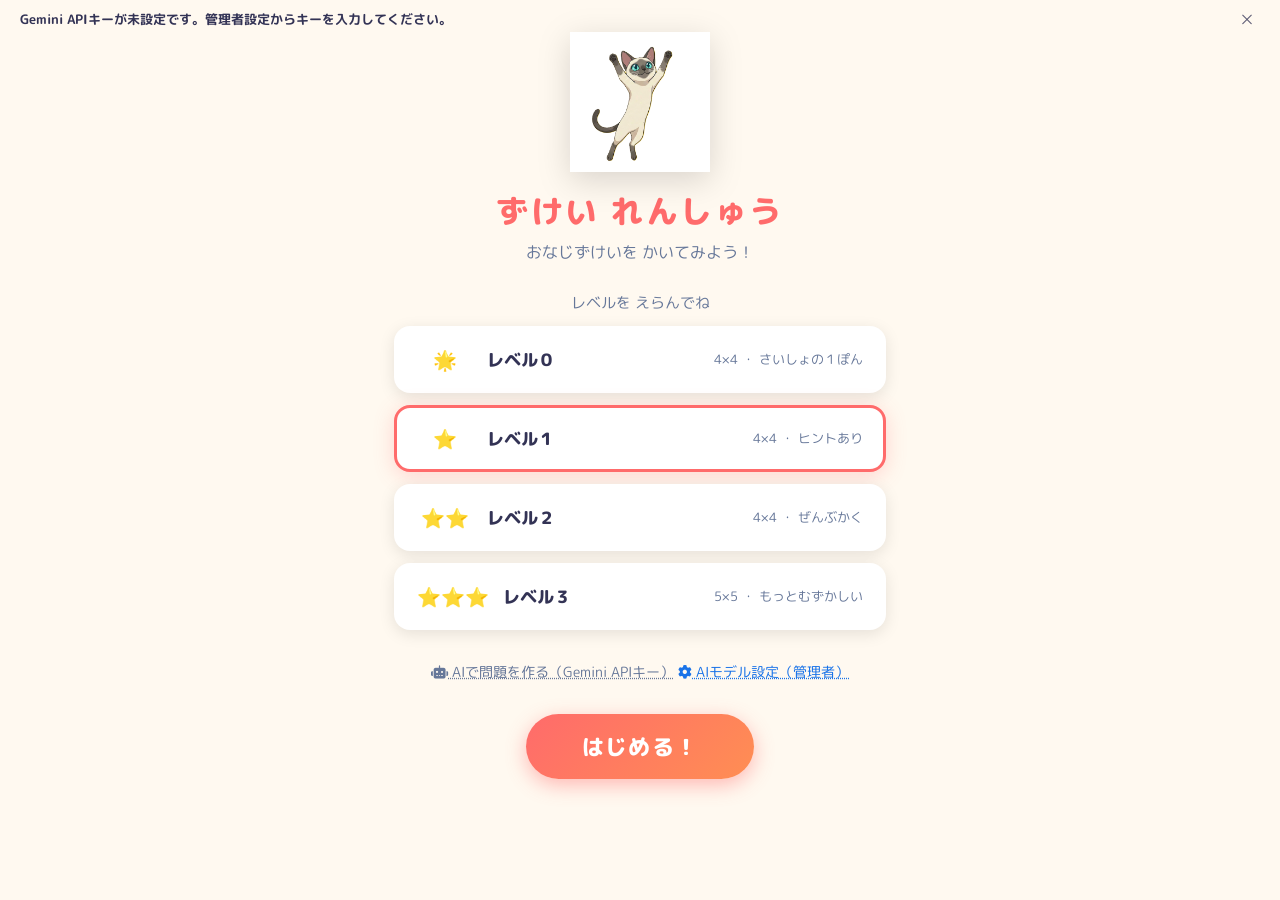
<file: index.html>
<!DOCTYPE html>
<html lang="ja">
<head>
  <meta charset="UTF-8" />
  <meta name="viewport" content="width=device-width, initial-scale=1.0" />
  <title>ずけい れんしゅう 🐱</title>
  <link rel="stylesheet" href="css/style.css" />
  <link href="https://fonts.googleapis.com/css2?family=Kosugi+Maru&family=M+PLUS+Rounded+1c:wght@400;700;800&display=swap" rel="stylesheet" />
  <link rel="stylesheet" href="https://cdn.jsdelivr.net/npm/@fortawesome/fontawesome-free@6.4.0/css/all.min.css" />
  <link rel="icon" href="data:,">
</head>
<body>

  <!-- エラー・通知バナー -->
  <div id="model-error-banner" class="model-error-banner hidden">
  <span id="model-error-banner-text"></span>
  <button id="model-error-banner-close" class="banner-close-btn" aria-label="閉じる">✕</button>
</div>

  <!-- ===== スタート画面 ===== -->
  <div id="screen-start" class="screen active">
    <div class="start-wrapper">
      <img src="images/cat-mascot.png" alt="ねこキャラクター" class="start-cat" />
      <h1 class="start-title">ずけい れんしゅう</h1>
      <p class="start-sub">おなじずけいを かいてみよう！</p>

      <div class="level-select">
        <p class="level-label">レベルを えらんでね</p>
        <div class="level-buttons">
          <button class="level-btn" data-level="0">
            <span class="lv-icon">🌟</span>
            <span class="lv-name">レベル０</span>
            <span class="lv-desc">4×4 ・ さいしょの１ぽん</span>
          </button>
          <button class="level-btn" data-level="1">
            <span class="lv-icon">⭐</span>
            <span class="lv-name">レベル１</span>
            <span class="lv-desc">4×4 ・ ヒントあり</span>
          </button>
          <button class="level-btn" data-level="2">
            <span class="lv-icon">⭐⭐</span>
            <span class="lv-name">レベル２</span>
            <span class="lv-desc">4×4 ・ ぜんぶかく</span>
          </button>
          <button class="level-btn" data-level="3">
            <span class="lv-icon">⭐⭐⭐</span>
            <span class="lv-name">レベル３</span>
            <span class="lv-desc">5×5 ・ もっとむずかしい</span>
          </button>
        </div>
      </div>

      <!-- Gemini API Key 入力 -->
      <div class="api-section">
        <button id="btn-toggle-api" class="btn-text-small">
          <i class="fa fa-robot"></i> AIで問題を作る（Gemini APIキー）
        </button>
        <div id="api-key-panel" class="hidden">
          <input id="input-api-key" type="password" placeholder="Gemini API Key を入力..." />
          <button id="btn-save-api" class="btn-small">保存</button>
          <p class="api-note">APIキーはブラウザ内にのみ保存されます</p>
        </div>
        <button id="btn-admin-model" class="btn-text-small admin-model-btn">
          <i class="fa fa-cog"></i> AIモデル設定（管理者）
        </button>
      </div>

      <!-- 差分3修正: disabled で開始、レベル選択後に有効化 -->
      <button id="btn-start" class="btn-start" disabled>はじめる！</button>
    </div>
  </div>

  <!-- ===== 問題画面 ===== -->
  <div id="screen-game" class="screen">
    <header class="game-header">
      <button id="btn-home" class="btn-icon"><i class="fa fa-home"></i></button>
      <div class="progress-area">
        <span id="progress-text">1 / 5もん</span>
        <div class="progress-bar-bg">
          <div id="progress-bar" class="progress-bar-fill" style="width:20%"></div>
        </div>
      </div>
      <div class="score-area"><span id="score-text">⭐ 0</span></div>
    </header>

    <main class="game-main">
      <div class="problem-row">
        <!-- 差分4修正: みほん -->
        <div class="panel">
          <p class="panel-label">みほん</p>
          <div class="grid-outer" id="grid-outer-model">
            <div class="col-header" id="col-header-model"></div>
            <div class="grid-body">
              <div class="row-header" id="row-header-model"></div>
              <div class="canvas-wrap">
                <canvas id="canvas-model"></canvas>
              </div>
            </div>
          </div>
        </div>
        <!-- 差分4修正: かいてみよう -->
        <div class="panel">
          <p class="panel-label">かいてみよう</p>
          <div class="grid-outer" id="grid-outer-answer">
            <div class="col-header" id="col-header-answer"></div>
            <div class="grid-body">
              <div class="row-header" id="row-header-answer"></div>
              <div class="canvas-wrap" id="answer-wrap">
                <canvas id="canvas-answer"></canvas>
                <canvas id="canvas-overlay"></canvas>
              </div>
            </div>
          </div>
        </div>
      </div>

      <!-- 差分6修正: ひらがなヒントメッセージ -->
      <p id="hint-msg" class="hint-msg hidden">
        のこり<span id="hint-remain"></span>ほんのせんをかこう！
      </p>

      <!-- 差分4修正: 旧版のボタンテキスト・ID を復元 -->
      <div class="action-row">
        <button id="btn-clear" class="btn-sub">
          <i class="fa fa-eraser"></i> ぜんぶけす
        </button>
        <button id="btn-check" class="btn-primary">
          <i class="fa fa-check"></i> こたえあわせ
        </button>
        <button id="btn-undo" class="btn-sub">
          <i class="fa fa-undo"></i> １つもどす
        </button>
      </div>
    </main>

    <!-- 差分7修正: フィードバックオーバーレイ構造を旧版に完全復元 -->
    <div id="feedback-overlay" class="feedback-overlay hidden">
      <div id="feedback-box" class="feedback-box">
        <!-- 不正解フィードバック -->
        <div id="feedback-wrong" class="hidden">
          <p class="fb-title wrong">もう すこし！</p>
          <p class="fb-desc">みどりせんが　ただしい　せんだよ</p>
          <canvas id="canvas-wrong"></canvas>
          <button id="btn-next-wrong" class="btn-primary mt16">
            つぎへ <i class="fa fa-arrow-right"></i>
          </button>
        </div>
        <!-- 正解フィードバック -->
        <div id="feedback-correct" class="hidden">
          <img src="images/gotit.png" alt="せいかい！" class="gotit-img" />
          <p class="fb-title correct" id="praise-text"></p>
          <button id="btn-next-correct" class="btn-primary mt16">
            つぎへ <i class="fa fa-arrow-right"></i>
          </button>
        </div>
      </div>
    </div>
  </div>

  <!-- ===== 結果画面 ===== -->
  <!-- 差分8修正: 旧版テキスト・構造を復元 -->
  <div id="screen-result" class="screen">
    <div class="result-wrapper">
      <img src="images/gotit.png" alt="おわり" class="result-cat" />
      <h2 class="result-title">おわったよ！</h2>
      <p class="result-score-label">せいかい</p>
      <p class="result-score"><span id="final-score">0</span> / 5もん</p>
      <p id="result-msg" class="result-msg"></p>
      <div class="result-buttons">
        <button id="btn-retry"       class="btn-primary"><i class="fa fa-redo"></i> もういちど</button>
        <button id="btn-result-home" class="btn-sub"><i class="fa fa-home"></i> ホームへ</button>
      </div>
    </div>
  </div>

  <!-- AI生成中スピナー -->
  <div id="loading-overlay" class="loading-overlay hidden">
    <div class="loading-box">
      <div class="spinner"></div>
      <p>AIが問題を作っています…</p>
    </div>
  </div>

  <script src="js/problems.js"></script>
  <script src="js/canvas.js"></script>
  <script src="js/gemini.js"></script>
  <script src="js/app.js"></script>
</body>
</html>
</file>
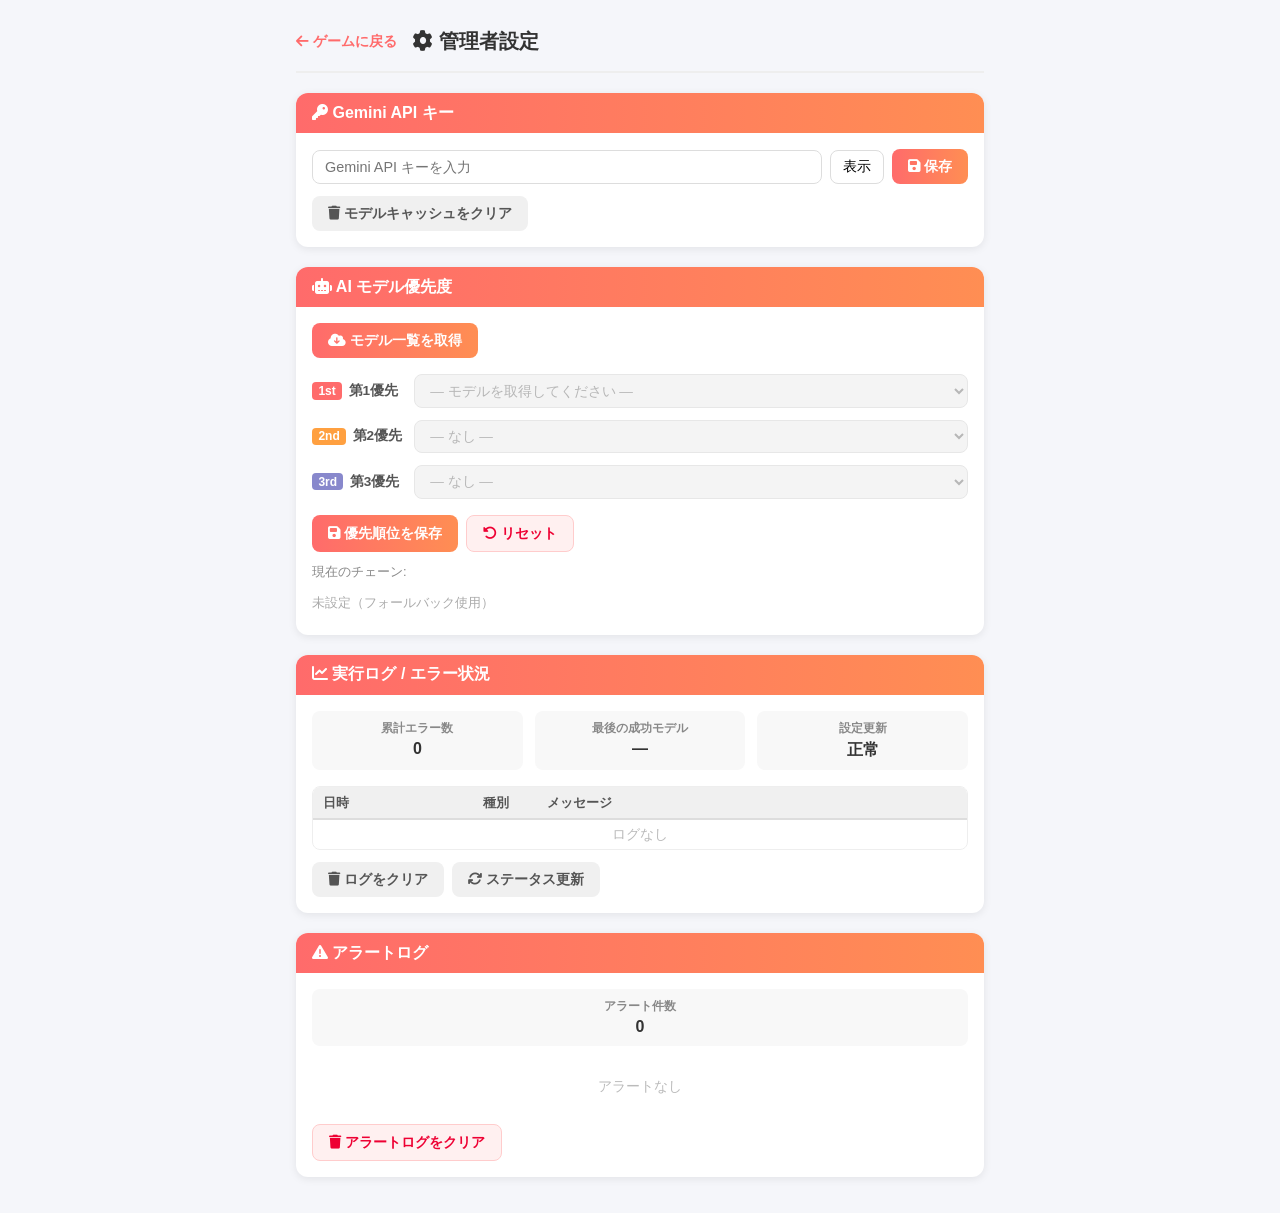
<file: admin.html>
<!DOCTYPE html>
<html lang="ja">
<head>
  <meta charset="UTF-8">
  <meta name="viewport" content="width=device-width, initial-scale=1.0">
  <title>管理者設定 — 線交差パズル</title>
  <link rel="stylesheet" href="css/style.css">
  <link rel="stylesheet" href="css/admin.css">
  <link rel="preconnect" href="https://fonts.googleapis.com">
  <link href="https://fonts.googleapis.com/css2?family=Nunito:wght@400;600;700;800&display=swap" rel="stylesheet">
  <link rel="stylesheet" href="https://cdnjs.cloudflare.com/ajax/libs/font-awesome/6.4.0/css/all.min.css">
</head>
<body class="admin-body">

  <div class="admin-page">

    <!-- ヘッダー -->
    <header class="admin-header">
      <a href="index.html" class="admin-back-link">
        <i class="fa-solid fa-arrow-left"></i> ゲームに戻る
      </a>
      <h1 class="admin-header-title">
        <i class="fa-solid fa-gear"></i> 管理者設定
      </h1>
    </header>

    <!-- §1. API キー -->
    <section class="admin-section">
      <h2 class="admin-section-title">
        <i class="fa-solid fa-key"></i> Gemini API キー
      </h2>
      <div class="admin-section-body">
        <div class="form-row">
          <input
            id="input-admin-apikey"
            type="password"
            placeholder="Gemini API キーを入力"
            class="admin-input"
            autocomplete="off"
          >
          <button id="btn-admin-apikey-show" class="admin-btn-icon">表示</button>
          <button id="btn-admin-apikey-save" class="admin-btn-primary">
            <i class="fa-solid fa-floppy-disk"></i> 保存
          </button>
        </div>
        <div id="apikey-status" class="admin-status-msg" style="display:none;"></div>
        <div class="form-row" style="margin-top:0.75rem;">
          <button id="btn-clear-cache" class="admin-btn-secondary">
            <i class="fa-solid fa-trash"></i> モデルキャッシュをクリア
          </button>
        </div>
      </div>
    </section>

    <!-- §2. AI モデル優先度 -->
    <section class="admin-section">
      <h2 class="admin-section-title">
        <i class="fa-solid fa-robot"></i> AI モデル優先度
      </h2>
      <div class="admin-section-body">

        <button id="btn-fetch-models" class="admin-btn-primary">
          <i class="fa-solid fa-cloud-arrow-down"></i> モデル一覧を取得
        </button>
        <div id="model-status" class="admin-status-msg" style="display:none;"></div>

        <div class="priority-grid">
          <!-- 第1優先 -->
          <div class="priority-item">
            <label class="priority-label">
              <span class="priority-badge p1">1st</span> 第1優先
            </label>
            <select id="select-model-1" class="admin-select" disabled>
              <option value="">— モデルを取得してください —</option>
            </select>
          </div>
          <!-- 第2優先 -->
          <div class="priority-item">
            <label class="priority-label">
              <span class="priority-badge p2">2nd</span> 第2優先
            </label>
            <select id="select-model-2" class="admin-select" disabled>
              <option value="">— なし —</option>
            </select>
          </div>
          <!-- 第3優先 -->
          <div class="priority-item">
            <label class="priority-label">
              <span class="priority-badge p3">3rd</span> 第3優先
            </label>
            <select id="select-model-3" class="admin-select" disabled>
              <option value="">— なし —</option>
            </select>
          </div>
        </div>

        <!-- ERR-3 修正: save-row を select の外に配置し、ボタンIDを正確に設定 -->
        <div class="save-row">
          <button id="btn-save-chain" class="admin-btn-primary">
            <i class="fa-solid fa-floppy-disk"></i> 優先順位を保存
          </button>
          <button id="btn-clear-chain" class="admin-btn-danger">
            <i class="fa-solid fa-rotate-left"></i> リセット
          </button>
        </div>

        <div class="current-chain-wrap">
          <p class="current-chain-label">現在のチェーン:</p>
          <div id="current-chain-display" class="current-chain-display">
            <span class="chain-empty">未設定（フォールバック使用）</span>
          </div>
        </div>

      </div>
    </section>

    <!-- §3. 実行ログ / エラー状況 -->
    <section class="admin-section">
      <h2 class="admin-section-title">
        <i class="fa-solid fa-chart-line"></i> 実行ログ / エラー状況
      </h2>
      <div class="admin-section-body">

        <!-- ステータスカード -->
        <div class="status-card-grid">
          <div class="status-card">
            <div class="status-card-label">累計エラー数</div>
            <div id="status-error-count" class="status-card-value">0</div>
          </div>
          <div class="status-card">
            <div class="status-card-label">最後の成功モデル</div>
            <div id="status-last-model" class="status-card-value">—</div>
          </div>
          <div class="status-card">
            <div class="status-card-label">設定更新</div>
            <div id="status-needs-update" class="status-card-value">正常</div>
          </div>
        </div>

        <!-- 直近エラー -->
        <div id="status-last-error" class="recent-error-box" style="display:none;"></div>

        <!-- ERR-4 修正: ログリストを table 形式に変更 -->
        <div class="log-table-wrap">
          <table class="log-table">
            <thead>
              <tr>
                <th class="log-th-ts">日時</th>
                <th class="log-th-level">種別</th>
                <th class="log-th-msg">メッセージ</th>
              </tr>
            </thead>
            <tbody id="admin-log-list">
              <tr><td colspan="3" class="log-empty">ログなし</td></tr>
            </tbody>
          </table>
        </div>

        <div class="log-actions">
          <button id="btn-clear-log" class="admin-btn-secondary">
            <i class="fa-solid fa-trash"></i> ログをクリア
          </button>
          <button id="btn-refresh-status" class="admin-btn-secondary">
            <i class="fa-solid fa-arrows-rotate"></i> ステータス更新
          </button>
        </div>

      </div>
    </section>

    <!-- §4. アラートログ -->
    <section class="admin-section">
      <h2 class="admin-section-title">
        <i class="fa-solid fa-triangle-exclamation"></i> アラートログ
      </h2>
      <div class="admin-section-body">

        <div class="status-card-grid">
          <div class="status-card">
            <div class="status-card-label">アラート件数</div>
            <div id="alert-count" class="status-card-value">0</div>
          </div>
        </div>

        <ul id="alert-log-list" class="alert-log-list">
          <li class="log-empty">アラートなし</li>
        </ul>

        <div class="log-actions">
          <button id="btn-clear-alert-log" class="admin-btn-danger">
            <i class="fa-solid fa-trash"></i> アラートログをクリア
          </button>
        </div>

      </div>
    </section>

  </div><!-- /.admin-page -->

  <script src="js/gemini.js"></script>
  <script src="js/admin.js"></script>
</body>
</html>
</file>
<file: css/style.css>
/* ========================================
   ずけい れんしゅう — Global Styles
   ======================================== */
*, *::before, *::after { box-sizing: border-box; margin: 0; padding: 0; }

:root {
  --primary:   #FF6B6B;
  --primary2:  #FF8E53;
  --correct:   #4CAF50;
  --wrong:     #FF5252;
  --bg:        #FFF9F0;
  --panel-bg:  #FFFFFF;
  --dot-color: #AACCEE;
  --line-color:#1A73E8;
  --hint-line: #BDD7FB;
  --grid-line: #DDE8F5;
  --text-main: #333355;
  --text-sub:  #667799;
  --shadow:    0 4px 16px rgba(0,0,0,.10);
  --radius:    16px;
  --font:      'M PLUS Rounded 1c', 'Kosugi Maru', sans-serif;
  --header-size: 56px;
}

html {
  height: 100%;
  font-family: var(--font);
  background: var(--bg);
  color: var(--text-main);
}

body {
  min-height: 100%;
  font-family: var(--font);
  background: var(--bg);
  color: var(--text-main);
}

/* ===== Screen management ===== */
.screen { display: none; width: 100%; min-height: 100vh; overflow-y: auto; }
.screen.active {
  display: flex;
  flex-direction: column;
  align-items: center;
  justify-content: flex-start;
}

/* ===== Buttons ===== */
button {
  cursor: pointer;
  font-family: var(--font);
  border: none;
  outline: none;
  transition: transform .1s, box-shadow .1s;
}
button:active { transform: scale(.95); }

.btn-start {
  margin-top: 28px;
  padding: 16px 56px;
  font-size: 1.4rem;
  font-weight: 800;
  color: #fff;
  background: linear-gradient(135deg, var(--primary), var(--primary2));
  border-radius: 50px;
  box-shadow: 0 6px 20px rgba(255,107,107,.45);
  letter-spacing: .05em;
}
.btn-start:disabled { opacity: .4; pointer-events: none; }
.btn-start:hover:not(:disabled) {
  box-shadow: 0 8px 28px rgba(255,107,107,.55);
  transform: translateY(-2px);
}

.btn-primary {
  padding: 0.55em 1.6em;
  font-size: 1.65rem;
  font-weight: 700;
  color: #fff;
  background: linear-gradient(135deg, var(--primary), var(--primary2));
  border-radius: 50px;
  box-shadow: 0 4px 12px rgba(255,107,107,.4);
  white-space: nowrap;
}
.btn-primary:hover { transform: translateY(-1px); }

.btn-sub {
  padding: 0.5em 1.4em;
  font-size: 1.5rem;
  font-weight: 700;
  color: var(--text-main);
  background: #EEF3FB;
  border-radius: 50px;
  box-shadow: 0 2px 8px rgba(0,0,0,.08);
  white-space: nowrap;
}
.btn-sub:hover { background: #DDE8F5; }

.btn-icon {
  width: 40px; height: 40px;
  border-radius: 50%;
  background: #EEF3FB;
  display: flex; align-items: center; justify-content: center;
  font-size: 1rem;
  color: var(--text-sub);
  flex-shrink: 0;
}

.btn-text-small {
  background: none;
  color: var(--text-sub);
  font-size: .85rem;
  text-decoration: underline dotted;
  padding: 4px 0;
  margin-top: 8px;
}

.btn-small {
  padding: 6px 16px;
  font-size: .85rem;
  font-weight: 700;
  color: #fff;
  background: var(--primary);
  border-radius: 20px;
}

/* ===== START SCREEN ===== */
.start-wrapper {
  display: flex;
  flex-direction: column;
  align-items: center;
  padding: 32px 24px 48px;
  max-width: 540px;
  width: 100%;
}

.start-cat {
  width: 140px; height: 140px;
  object-fit: contain;
  animation: bounce 2s infinite ease-in-out;
  filter: drop-shadow(0 8px 16px rgba(0,0,0,.15));
}

@keyframes bounce {
  0%, 100% { transform: translateY(0); }
  50%       { transform: translateY(-12px); }
}

.start-title {
  font-size: 2rem;
  font-weight: 800;
  margin-top: 16px;
  color: var(--primary);
  letter-spacing: .08em;
}
.start-sub { font-size: 1rem; color: var(--text-sub); margin-top: 6px; }

.level-select { width: 100%; margin-top: 28px; }
.level-label  { font-size: .95rem; color: var(--text-sub); margin-bottom: 12px; text-align: center; }
.level-buttons { display: flex; flex-direction: column; gap: 12px; }

.level-btn {
  display: flex;
  align-items: center;
  gap: 14px;
  padding: 16px 20px;
  background: var(--panel-bg);
  border-radius: var(--radius);
  box-shadow: var(--shadow);
  border: 3px solid transparent;
  transition: border-color .2s, box-shadow .2s;
  text-align: left;
  width: 100%;
}
.level-btn.selected,
.level-btn:hover {
  border-color: var(--primary);
  box-shadow: 0 4px 20px rgba(255,107,107,.25);
}

.lv-icon { font-size: 1.2rem; min-width: 56px; text-align: center; }
.lv-name { font-size: 1.05rem; font-weight: 800; color: var(--text-main); flex: 1; }
.lv-desc { font-size: .8rem; color: var(--text-sub); white-space: nowrap; }

/* ===== API Key ===== */
.api-section { width: 100%; margin-top: 20px; text-align: center; }
#api-key-panel {
  display: flex;
  flex-wrap: wrap;
  gap: 8px;
  align-items: center;
  justify-content: center;
  margin-top: 8px;
  padding: 12px 16px;
  background: var(--panel-bg);
  border-radius: var(--radius);
  box-shadow: var(--shadow);
}
#input-api-key {
  flex: 1 1 200px;
  padding: 8px 12px;
  border: 2px solid #DDE8F5;
  border-radius: 24px;
  font-size: .9rem;
  font-family: var(--font);
  outline: none;
  min-width: 0;
}
#input-api-key:focus { border-color: var(--primary); }
.api-note { width: 100%; font-size: .75rem; color: var(--text-sub); margin-top: 4px; }

.admin-model-btn { color: #1A73E8; margin-top: 6px; }

/* ===== GAME SCREEN ===== */
#screen-game { overflow-y: auto; }

.game-header {
  width: 100%;
  display: flex;
  align-items: center;
  gap: 12px;
  padding: 10px 16px;
  background: var(--panel-bg);
  border-bottom: 2px solid #EEF3FB;
  position: sticky;
  top: 0;
  z-index: 10;
  align-self: stretch;
}

.progress-area { flex: 1; display: flex; flex-direction: column; gap: 4px; min-width: 0; }
#progress-text { font-size: .85rem; font-weight: 700; color: var(--text-sub); }
.progress-bar-bg { width: 100%; height: 8px; background: #DDE8F5; border-radius: 8px; overflow: hidden; }
.progress-bar-fill {
  height: 100%;
  background: linear-gradient(90deg, var(--primary), var(--primary2));
  border-radius: 8px;
  transition: width .4s ease;
}
.score-area { font-size: 1rem; font-weight: 800; color: var(--primary); white-space: nowrap; }

.game-main {
  width: 100%;
  max-width: 1000px;
  display: flex;
  flex-direction: column;
  align-items: center;
  padding: 12px 16px 32px;
  gap: 16px;
  flex: 1;
}

.problem-row { display: flex; gap: 24px; width: 100%; justify-content: center; }
.panel { display: flex; flex-direction: column; align-items: center; gap: 6px; flex: 1 1 0; min-width: 0; }
.panel-label { font-size: 1.1rem; font-weight: 800; color: var(--text-sub); letter-spacing: .05em; }

/* グリッドヘッダー */
.grid-outer { display: flex; flex-direction: column; width: 100%; align-items: flex-start; }
.col-header { display: flex; padding-left: var(--header-size); width: 100%; margin-bottom: 2px; }
.col-header-cell {
  flex: 1;
  text-align: center;
  font-size: 1.4rem;
  font-weight: 800;
  color: #5588CC;
  line-height: var(--header-size);
}
.grid-body { display: flex; flex-direction: row; width: 100%; align-items: flex-start; }
.row-header { display: flex; flex-direction: column; width: var(--header-size); flex-shrink: 0; }
.row-header-cell { flex: 1; display: flex; align-items: center; justify-content: center; font-size: 1.8rem; line-height: 1; }

.canvas-wrap {
  position: relative;
  background: var(--panel-bg);
  border-radius: var(--radius);
  box-shadow: var(--shadow);
  overflow: hidden;
  border: 3px solid #DDE8F5;
  flex: 1 1 0;
  min-width: 0;
  aspect-ratio: 1 / 1;
}
.canvas-wrap canvas {
  position: absolute;
  top: 0; left: 0;
  width: 100% !important;
  height: 100% !important;
}
#canvas-model   { z-index: 1; }
#canvas-answer  { z-index: 1; }
/* 差分7修正: pointer-events は JS(setupInteraction)で制御するためCSS側では設定しない */
#canvas-overlay { z-index: 2; cursor: crosshair; }

.hint-msg {
  font-size: 1.2rem;
  font-weight: 700;
  color: #1A73E8;
  background: #EAF2FF;
  padding: 10px 28px;
  border-radius: 20px;
  text-align: center;
  white-space: nowrap;
}

.action-row {
  display: flex;
  gap: 12px;
  align-items: center;
  flex-wrap: nowrap;
  justify-content: center;
  width: 100%;
  overflow-x: auto;
}
.action-row .btn-sub,
.action-row .btn-primary { flex: 0 0 auto; white-space: nowrap; }

/* ===== FEEDBACK OVERLAY ===== */
.feedback-overlay {
  position: fixed;
  inset: 0;
  background: rgba(0,0,0,.5);
  display: flex;
  align-items: center;
  justify-content: center;
  z-index: 100;
  padding: 16px;
  overflow-y: auto;
}
.feedback-box {
  background: var(--panel-bg);
  border-radius: 24px;
  padding: 28px 24px;
  max-width: 440px;
  width: 100%;
  text-align: center;
  box-shadow: 0 12px 40px rgba(0,0,0,.25);
  animation: popIn .3s cubic-bezier(.34,1.56,.64,1);
  max-height: 90vh;
  overflow-y: auto;
}
@keyframes popIn {
  from { transform: scale(.6); opacity: 0; }
  to   { transform: scale(1);  opacity: 1; }
}
.fb-title { font-size: 1.4rem; font-weight: 800; margin-bottom: 8px; }
.fb-title.wrong   { color: var(--wrong); }
.fb-title.correct { color: var(--correct); }
.fb-desc { font-size: .95rem; color: var(--text-sub); margin-bottom: 12px; }
#canvas-wrong {
  width: 100% !important; height: auto !important;
  border-radius: var(--radius);
  border: 2px solid #DDE8F5;
  display: block;
  max-width: 280px;
  margin: 0 auto 12px;
}
.gotit-img {
  width: 140px; height: 140px;
  object-fit: contain;
  animation: spinBounce .5s cubic-bezier(.34,1.56,.64,1);
  margin-bottom: 8px;
}
@keyframes spinBounce {
  from { transform: scale(.3) rotate(-30deg); opacity: 0; }
  to   { transform: scale(1)  rotate(0deg);  opacity: 1; }
}
.mt16 { margin-top: 16px; }

/* ===== RESULT SCREEN ===== */
.result-wrapper { display: flex; flex-direction: column; align-items: center; padding: 40px 24px 48px; max-width: 440px; width: 100%; }
.result-cat { width: 140px; height: 140px; object-fit: contain; animation: bounce 2s infinite; }
.result-title { font-size: 1.8rem; font-weight: 800; color: var(--primary); margin-top: 16px; }
.result-score-label { font-size: 1rem; color: var(--text-sub); margin-top: 20px; }
.result-score { font-size: 3rem; font-weight: 800; color: var(--text-main); margin-top: 4px; }
.result-msg { font-size: 1rem; color: var(--text-sub); margin-top: 12px; text-align: center; line-height: 1.7; }
.result-buttons { display: flex; gap: 16px; margin-top: 32px; flex-wrap: wrap; justify-content: center; }

/* ===== LOADING ===== */
.loading-overlay {
  position: fixed; inset: 0;
  background: rgba(255,249,240,.85);
  display: flex; align-items: center; justify-content: center;
  z-index: 200;
}
.loading-box { display: flex; flex-direction: column; align-items: center; gap: 16px; font-size: 1.1rem; color: var(--text-sub); font-weight: 700; }
.spinner { width: 48px; height: 48px; border: 5px solid #DDE8F5; border-top-color: var(--primary); border-radius: 50%; animation: spin .8s linear infinite; }
@keyframes spin { to { transform: rotate(360deg); } }

/* ===== Utility ===== */
.hidden { display: none !important; }

/* ===== エラー・通知バナー ===== */
.model-error-banner {
  position: fixed;
  top: 0; left: 0; right: 0;
  padding: 10px 20px;
  font-size: 13px;
  font-family: var(--font);
  font-weight: 700;
  text-align: center;
  cursor: pointer;
  z-index: 9999;
  transition: background .3s;
  line-height: 1.5;
}
.model-error-banner--error { background: #c62828; color: #fff; }
.model-error-banner--error:hover { background: #b71c1c; }
.model-error-banner--info  { background: #1565c0; color: #fff; }
.model-error-banner--info:hover { background: #0d47a1; }

.banner-close-btn {
  background : none;
  border     : none;
  color      : inherit;
  font-size  : 1.1rem;
  cursor     : pointer;
  margin-left: 0.75rem;
  padding    : 0 0.25rem;
  line-height: 1;
  opacity    : 0.8;
  flex-shrink: 0;
}
.banner-close-btn:hover {
  opacity: 1;
}
.model-error-banner {
  display    : flex;           /* ← textとボタンを横並びに */
  align-items: center;
  justify-content: space-between;
}


/* ===== Responsive — タブレット ===== */
@media (min-width: 601px) and (max-width: 900px) {
  :root { --header-size: 44px; }
  .problem-row { gap: 16px; }
  .action-row { gap: 10px; }
  .action-row .btn-sub     { font-size: 1.25rem; }
  .action-row .btn-primary { font-size: 1.35rem; }
}

/* ===== Responsive — スマートフォン ===== */
@media (max-width: 600px) {
  .start-cat   { width: 100px; height: 100px; }
  .start-title { font-size: 1.5rem; }
  .start-sub   { font-size: .9rem; }
  .btn-start   { font-size: 1.1rem; padding: 13px 36px; }
  .lv-desc     { display: none; }

  .problem-row { flex-direction: column; align-items: center; gap: 16px; }
  .panel       { width: 100%; max-width: 380px; }

  .game-header   { padding: 8px 12px; gap: 8px; }
  #progress-text { font-size: .75rem; }
  .score-area    { font-size: .9rem; }
  .game-main     { padding: 8px 8px 24px; gap: 10px; }

  :root { --header-size: 36px; }

  .action-row { gap: 6px; }
  .action-row .btn-sub     { font-size: 1rem;    padding: 0.5em 1em; }
  .action-row .btn-primary { font-size: 1.05rem; padding: 0.5em 1.1em; }

  .hint-msg    { font-size: 1rem; padding: 8px 16px; white-space: normal; }
  #canvas-wrong { max-width: 220px; }
  .gotit-img   { width: 110px; height: 110px; }
  .fb-title    { font-size: 1.2rem; }
  .feedback-box { padding: 20px 16px; }

  .result-cat   { width: 110px; height: 110px; }
  .result-title { font-size: 1.5rem; }
  .result-score { font-size: 2.4rem; }

  .model-error-banner { font-size: 11px; padding: 8px 12px; }
}

/* ===== 極小画面 ===== */
@media (max-width: 360px) {
  .start-title { font-size: 1.3rem; }
  :root { --header-size: 28px; }
  .action-row { gap: 4px; }
  .action-row .btn-sub     { font-size: .85rem; padding: 0.45em 0.8em; }
  .action-row .btn-primary { font-size: .9rem;  padding: 0.45em 0.9em; }
}
</file>
<file: css/admin.css>
/* ============================================================
   admin.css  v1.1
   変更点:
     - ERR-4: .log-table / .log-row / .log-td-* / .log-level-badge を追加
              <ul><li> 平文から <table> 形式へ移行し判読性を回復
   ============================================================ */

/* ---- 既存スタイル（変更なし） ---- */

/* ページ全体 */
.admin-body {
  background: #f5f6fa;
  min-height: 100vh;
  font-family: var(--font, 'Nunito', sans-serif);
}
.admin-page {
  max-width: 720px;
  margin: 0 auto;
  padding: 1rem;
}

/* ヘッダー */
.admin-header {
  display: flex;
  align-items: center;
  gap: 1rem;
  padding: 0.75rem 0 1rem;
  border-bottom: 2px solid #eee;
  margin-bottom: 1.25rem;
}
.admin-header-title {
  font-size: 1.25rem;
  font-weight: 800;
  color: #333;
  margin: 0;
}
.admin-back-link {
  color: var(--primary, #FF6B6B);
  text-decoration: none;
  font-weight: 700;
  font-size: 0.9rem;
  white-space: nowrap;
}
.admin-back-link:hover { text-decoration: underline; }

/* セクション */
.admin-section {
  background: #fff;
  border-radius: 12px;
  box-shadow: 0 2px 8px rgba(0,0,0,.08);
  margin-bottom: 1.25rem;
  overflow: hidden;
}
.admin-section-title {
  font-size: 1rem;
  font-weight: 800;
  color: #fff;
  background: linear-gradient(90deg, var(--primary, #FF6B6B), var(--primary2, #FF8E53));
  padding: 0.6rem 1rem;
  margin: 0;
}
.admin-section-body {
  padding: 1rem;
}

/* フォーム行 */
.form-row {
  display: flex;
  gap: 0.5rem;
  align-items: center;
  flex-wrap: wrap;
}
.admin-input {
  flex: 1;
  min-width: 0;
  padding: 0.5rem 0.75rem;
  border: 1.5px solid #ddd;
  border-radius: 8px;
  font-size: 0.9rem;
  font-family: inherit;
  outline: none;
  transition: border-color 0.15s;
}
.admin-input:focus { border-color: var(--primary, #FF6B6B); }

/* セレクト */
.admin-select {
  width: 100%;
  padding: 0.45rem 0.7rem;
  border: 1.5px solid #ddd;
  border-radius: 8px;
  font-size: 0.85rem;
  font-family: inherit;
  background: #fff;
  cursor: pointer;
}
.admin-select:disabled {
  background: #f0f0f0;
  cursor: not-allowed;
  color: #999;
}

/* ボタン */
.admin-btn-primary {
  background: linear-gradient(90deg, var(--primary, #FF6B6B), var(--primary2, #FF8E53));
  color: #fff;
  border: none;
  border-radius: 8px;
  padding: 0.5rem 1rem;
  font-size: 0.88rem;
  font-weight: 700;
  cursor: pointer;
  font-family: inherit;
  transition: opacity 0.15s;
  white-space: nowrap;
}
.admin-btn-primary:hover { opacity: 0.88; }

.admin-btn-secondary {
  background: #f0f0f0;
  color: #555;
  border: none;
  border-radius: 8px;
  padding: 0.5rem 1rem;
  font-size: 0.88rem;
  font-weight: 700;
  cursor: pointer;
  font-family: inherit;
  transition: background 0.15s;
  white-space: nowrap;
}
.admin-btn-secondary:hover { background: #e0e0e0; }

.admin-btn-danger {
  background: #fff0f0;
  color: #e03;
  border: 1.5px solid #fcc;
  border-radius: 8px;
  padding: 0.5rem 1rem;
  font-size: 0.88rem;
  font-weight: 700;
  cursor: pointer;
  font-family: inherit;
  transition: background 0.15s;
  white-space: nowrap;
}
.admin-btn-danger:hover { background: #ffe0e0; }

.admin-btn-icon {
  background: none;
  border: 1.5px solid #ddd;
  border-radius: 8px;
  padding: 0.45rem 0.75rem;
  font-size: 0.85rem;
  cursor: pointer;
  font-family: inherit;
  white-space: nowrap;
}

/* ステータスメッセージ */
.admin-status-msg {
  display: none;
  margin-top: 0.5rem;
  padding: 0.4rem 0.75rem;
  border-radius: 6px;
  font-size: 0.85rem;
  font-weight: 600;
}
.admin-status-msg.ok    { background: #e8f8e8; color: #2a7a2a; }
.admin-status-msg.warn  { background: #fff8e0; color: #7a5a00; }
.admin-status-msg.error { background: #fff0f0; color: #c00;    }
.admin-status-msg.info  { background: #e8f0ff; color: #1a3a8a; }

/* 優先度グリッド */
.priority-grid {
  display: flex;
  flex-direction: column;
  gap: 0.75rem;
  margin: 1rem 0;
}
.priority-item {
  display: flex;
  align-items: center;
  gap: 0.75rem;
}
.priority-label {
  display: flex;
  align-items: center;
  gap: 0.4rem;
  font-size: 0.85rem;
  font-weight: 700;
  color: #555;
  white-space: nowrap;
  min-width: 90px;
}
.priority-badge {
  display: inline-block;
  border-radius: 4px;
  padding: 0.1rem 0.4rem;
  font-size: 0.75rem;
  font-weight: 800;
  color: #fff;
}
.priority-badge.p1 { background: #FF6B6B; }
.priority-badge.p2 { background: #FFA040; }
.priority-badge.p3 { background: #8888CC; }

/* 保存行 */
.save-row {
  display: flex;
  gap: 0.5rem;
  margin: 0.75rem 0;
  flex-wrap: wrap;
}

/* 現在のチェーン */
.current-chain-wrap {
  margin-top: 0.75rem;
}
.current-chain-label {
  font-size: 0.8rem;
  color: #888;
  margin: 0 0 0.4rem;
}
.current-chain-display {
  display: flex;
  flex-wrap: wrap;
  gap: 0.4rem;
  min-height: 2rem;
  align-items: center;
}
.chain-empty { font-size: 0.82rem; color: #aaa; }
.chain-badge {
  display: inline-block;
  padding: 0.2rem 0.6rem;
  border-radius: 20px;
  font-size: 0.8rem;
  font-weight: 700;
  color: #fff;
}
.chain-badge.priority-1 { background: #FF6B6B; }
.chain-badge.priority-2 { background: #FFA040; }
.chain-badge.priority-3 { background: #8888CC; }

/* ステータスカード */
.status-card-grid {
  display: grid;
  grid-template-columns: repeat(auto-fit, minmax(140px, 1fr));
  gap: 0.75rem;
  margin-bottom: 1rem;
}
.status-card {
  background: #f8f8f8;
  border-radius: 8px;
  padding: 0.6rem 0.8rem;
  text-align: center;
}
.status-card-label {
  font-size: 0.72rem;
  color: #888;
  font-weight: 600;
  margin-bottom: 0.25rem;
}
.status-card-value {
  font-size: 1rem;
  font-weight: 800;
  color: #333;
  word-break: break-all;
}

/* 直近エラーボックス */
.recent-error-box {
  background: #fff0f0;
  border: 1px solid #fcc;
  border-radius: 6px;
  padding: 0.5rem 0.75rem;
  font-size: 0.82rem;
  color: #c00;
  margin-bottom: 1rem;
  word-break: break-all;
}

/* ========================================================
   ERR-4 修正: ログテーブルスタイル（新規追加）
   ======================================================== */
.log-table-wrap {
  overflow-x: auto;
  margin-bottom: 0.75rem;
  border: 1px solid #eee;
  border-radius: 8px;
}

.log-table {
  width: 100%;
  border-collapse: collapse;
  font-size: 0.82rem;
  font-family: 'Courier New', Courier, monospace;
}

/* ヘッダー行 */
.log-table thead tr {
  background: #f0f0f0;
}
.log-table th {
  padding: 0.4rem 0.6rem;
  text-align: left;
  font-weight: 800;
  color: #555;
  border-bottom: 2px solid #ddd;
  white-space: nowrap;
}
.log-th-ts    { width: 160px; }
.log-th-level { width: 64px;  }
.log-th-msg   { width: auto;  }

/* データ行 */
.log-table tbody tr {
  border-bottom: 1px solid #f0f0f0;
  transition: background 0.1s;
}
.log-table tbody tr:last-child { border-bottom: none; }
.log-table tbody tr:hover      { background: #fafafa; }

.log-table td {
  padding: 0.35rem 0.6rem;
  vertical-align: top;
  word-break: break-all;
}

/* 日時セル */
.log-td-ts {
  white-space: nowrap;
  color: #888;
  font-size: 0.78rem;
}

/* 種別バッジ */
.log-level-badge {
  display: inline-block;
  padding: 0.1rem 0.35rem;
  border-radius: 4px;
  font-size: 0.72rem;
  font-weight: 800;
  font-family: inherit;
  white-space: nowrap;
}
.log-level-info  { background: #e8f0ff; color: #1a3a8a; }
.log-level-warn  { background: #fff8e0; color: #7a5a00; }
.log-level-error { background: #fff0f0; color: #c00;    }

/* メッセージセル */
.log-td-msg {
  color: #333;
  line-height: 1.4;
}

/* ログ空表示 */
.log-empty {
  text-align: center;
  color: #bbb;
  padding: 1rem;
  font-size: 0.85rem;
}

/* ログアクション行 */
.log-actions {
  display: flex;
  gap: 0.5rem;
  flex-wrap: wrap;
  margin-top: 0.5rem;
}

/* アラートログリスト */
.alert-log-list {
  list-style: none;
  padding: 0;
  margin: 0.75rem 0;
  display: flex;
  flex-direction: column;
  gap: 0.75rem;
}
.alert-log-entry {
  background: #f8f8f8;
  border-radius: 8px;
  padding: 0.6rem 0.8rem;
  font-size: 0.83rem;
}
.alert-log-header {
  display: flex;
  align-items: center;
  gap: 0.5rem;
  margin-bottom: 0.3rem;
}
.alert-log-ts    { color: #aaa; font-size: 0.78rem; margin-left: auto; }
.alert-log-model { color: #666; font-size: 0.8rem; margin-bottom: 0.2rem; }
.alert-log-msg   { color: #333; line-height: 1.4; }

/* アラートタイプバッジ */
.alert-type-badge {
  display: inline-block;
  padding: 0.1rem 0.45rem;
  border-radius: 4px;
  font-size: 0.72rem;
  font-weight: 800;
  white-space: nowrap;
}
.alert-type-model   { background: #fff0f0; color: #c00; }
.alert-type-prompt  { background: #fff8e0; color: #7a5a00; }
.alert-type-level   { background: #e8f0ff; color: #1a3a8a; }
.alert-type-unknown { background: #f0f0f0; color: #666; }

/* RAW JSON 折りたたみ */
.alert-raw-json {
  margin-top: 0.4rem;
}
.alert-raw-json summary {
  cursor: pointer;
  color: #888;
  font-size: 0.78rem;
  user-select: none;
}
.alert-raw-json pre {
  background: #1e1e1e;
  color: #d4d4d4;
  padding: 0.5rem;
  border-radius: 6px;
  font-size: 0.72rem;
  overflow-x: auto;
  margin: 0.3rem 0 0;
  max-height: 200px;
  white-space: pre-wrap;
  word-break: break-all;
}

/* INFO タイプバナーを青系に */
#model-error-banner[data-alert-type="INFO"] {
  background: linear-gradient(90deg, #4A90D9, #5BA4E5);
}

/* ---- レスポンシブ ---- */
@media (max-width: 600px) {
  .admin-page { padding: 0.75rem; }
  .priority-item { flex-direction: column; align-items: flex-start; }
  .priority-label { min-width: unset; }
  .status-card-grid { grid-template-columns: 1fr 1fr; }
  .log-th-ts { width: 110px; }
  .log-td-ts { font-size: 0.72rem; }
}

@media (max-width: 380px) {
  .save-row { flex-direction: column; }
  .admin-btn-primary,
  .admin-btn-secondary,
  .admin-btn-danger { width: 100%; }
  .status-card-grid { grid-template-columns: 1fr; }
}
</file>
